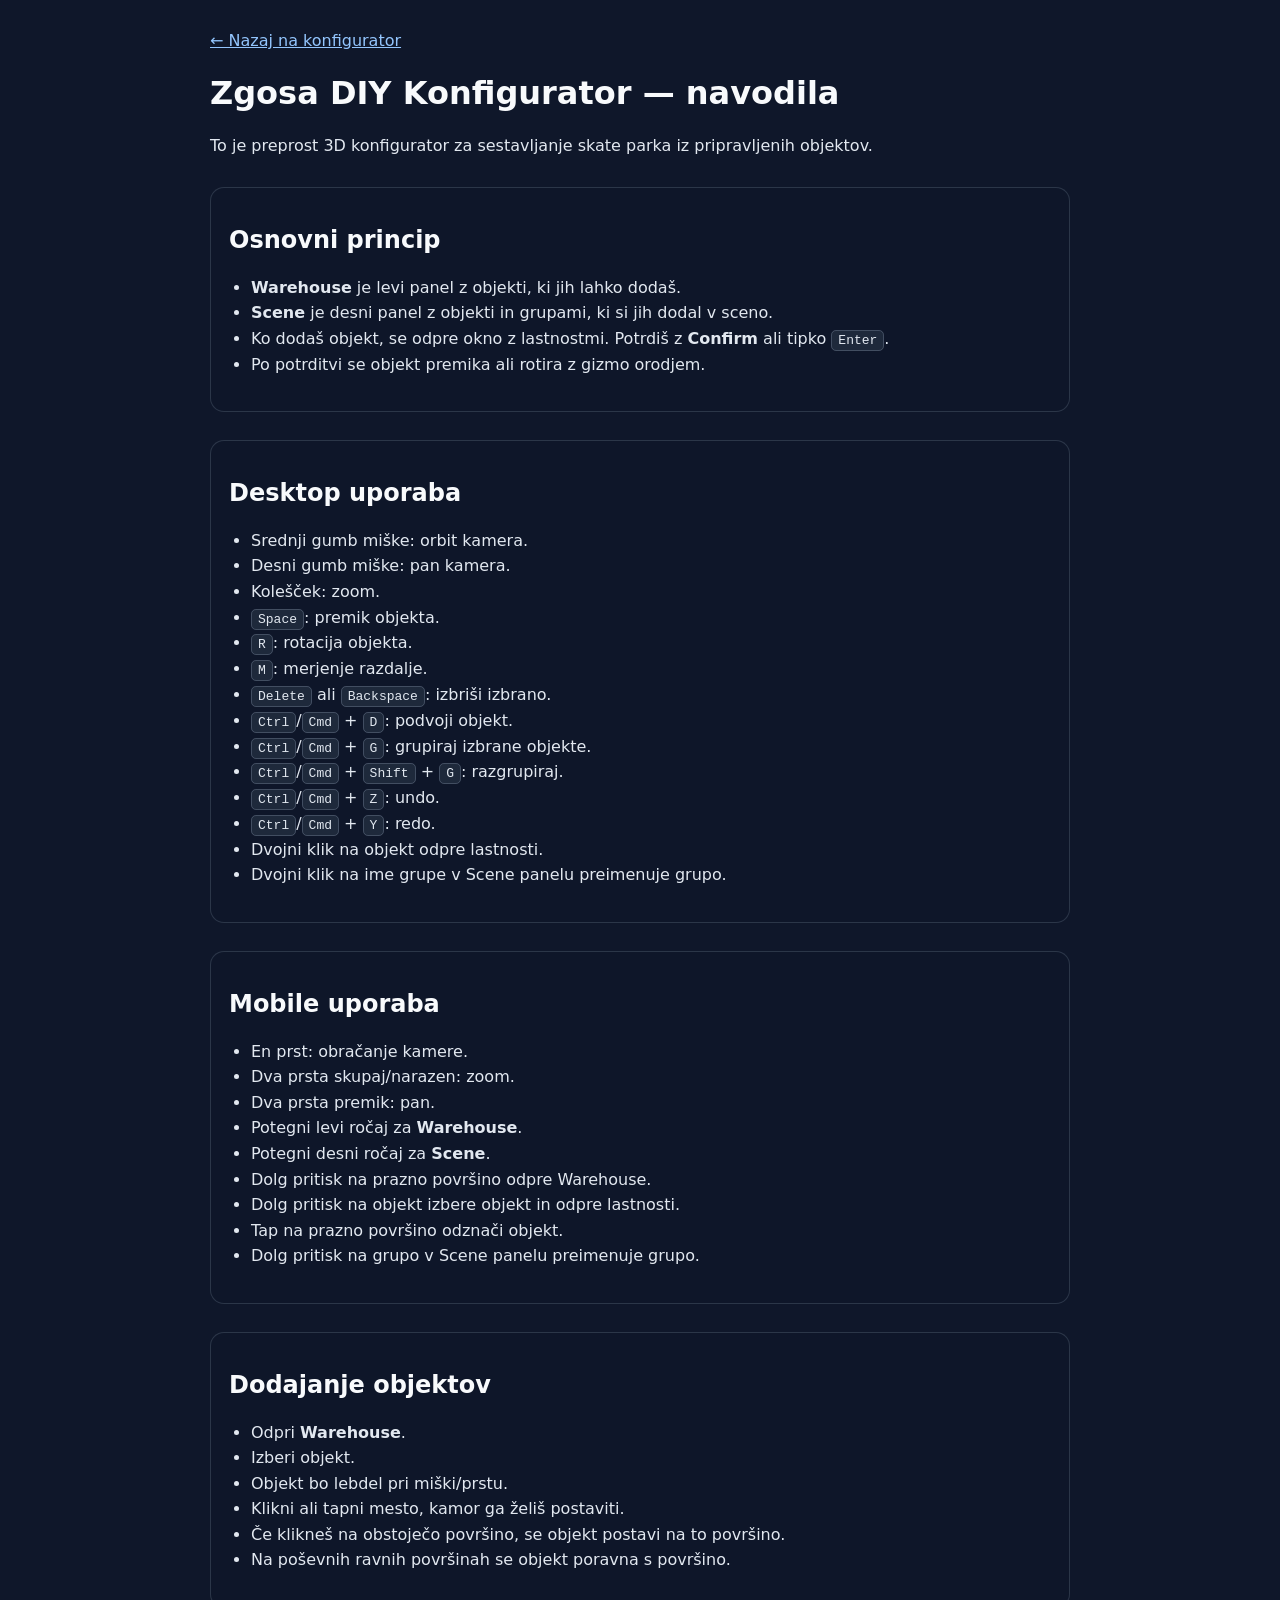
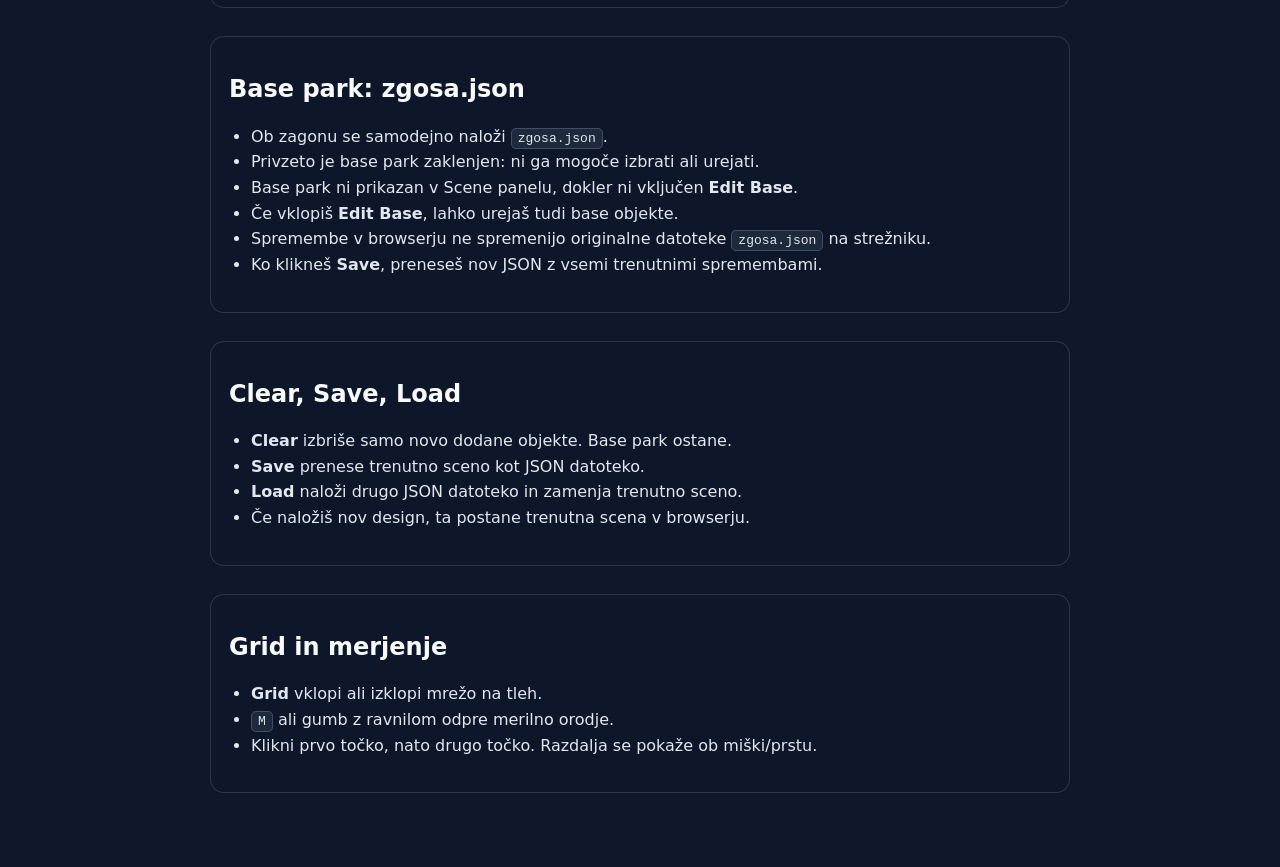
<file: tutorial/index.html>
<!doctype html>
<html lang="sl">
  <head>
    <meta charset="UTF-8" />
    <meta name="viewport" content="width=device-width, initial-scale=1.0" />
    <title>Navodila · Zgosa DIY Konfigurator</title>
    <style>
      :root { color-scheme: dark; font-family: Inter, system-ui, sans-serif; background: #0f172a; color: #e2e8f0; }
      body { margin: 0; line-height: 1.6; }
      main { max-width: 860px; margin: 0 auto; padding: 28px 18px 48px; }
      h1, h2 { color: #f8fafc; line-height: 1.2; }
      h1 { margin-top: 0; }
      a { color: #93c5fd; }
      section { margin: 28px 0; padding: 18px; border: 1px solid rgba(148, 163, 184, 0.22); border-radius: 14px; background: rgba(15, 23, 42, 0.72); }
      code, kbd { padding: 2px 6px; border: 1px solid rgba(148, 163, 184, 0.3); border-radius: 5px; background: #1e293b; color: #e2e8f0; }
      ul { padding-left: 22px; }
      .back { display: inline-block; margin-bottom: 20px; }
    </style>
  </head>
  <body>
    <main>
      <a class="back" href="/">← Nazaj na konfigurator</a>
      <h1>Zgosa DIY Konfigurator — navodila</h1>
      <p>To je preprost 3D konfigurator za sestavljanje skate parka iz pripravljenih objektov.</p>

      <section>
        <h2>Osnovni princip</h2>
        <ul>
          <li><strong>Warehouse</strong> je levi panel z objekti, ki jih lahko dodaš.</li>
          <li><strong>Scene</strong> je desni panel z objekti in grupami, ki si jih dodal v sceno.</li>
          <li>Ko dodaš objekt, se odpre okno z lastnostmi. Potrdiš z <strong>Confirm</strong> ali tipko <kbd>Enter</kbd>.</li>
          <li>Po potrditvi se objekt premika ali rotira z gizmo orodjem.</li>
        </ul>
      </section>

      <section>
        <h2>Desktop uporaba</h2>
        <ul>
          <li>Srednji gumb miške: orbit kamera.</li>
          <li>Desni gumb miške: pan kamera.</li>
          <li>Kolešček: zoom.</li>
          <li><kbd>Space</kbd>: premik objekta.</li>
          <li><kbd>R</kbd>: rotacija objekta.</li>
          <li><kbd>M</kbd>: merjenje razdalje.</li>
          <li><kbd>Delete</kbd> ali <kbd>Backspace</kbd>: izbriši izbrano.</li>
          <li><kbd>Ctrl</kbd>/<kbd>Cmd</kbd> + <kbd>D</kbd>: podvoji objekt.</li>
          <li><kbd>Ctrl</kbd>/<kbd>Cmd</kbd> + <kbd>G</kbd>: grupiraj izbrane objekte.</li>
          <li><kbd>Ctrl</kbd>/<kbd>Cmd</kbd> + <kbd>Shift</kbd> + <kbd>G</kbd>: razgrupiraj.</li>
          <li><kbd>Ctrl</kbd>/<kbd>Cmd</kbd> + <kbd>Z</kbd>: undo.</li>
          <li><kbd>Ctrl</kbd>/<kbd>Cmd</kbd> + <kbd>Y</kbd>: redo.</li>
          <li>Dvojni klik na objekt odpre lastnosti.</li>
          <li>Dvojni klik na ime grupe v Scene panelu preimenuje grupo.</li>
        </ul>
      </section>

      <section>
        <h2>Mobile uporaba</h2>
        <ul>
          <li>En prst: obračanje kamere.</li>
          <li>Dva prsta skupaj/narazen: zoom.</li>
          <li>Dva prsta premik: pan.</li>
          <li>Potegni levi ročaj za <strong>Warehouse</strong>.</li>
          <li>Potegni desni ročaj za <strong>Scene</strong>.</li>
          <li>Dolg pritisk na prazno površino odpre Warehouse.</li>
          <li>Dolg pritisk na objekt izbere objekt in odpre lastnosti.</li>
          <li>Tap na prazno površino odznači objekt.</li>
          <li>Dolg pritisk na grupo v Scene panelu preimenuje grupo.</li>
        </ul>
      </section>

      <section>
        <h2>Dodajanje objektov</h2>
        <ul>
          <li>Odpri <strong>Warehouse</strong>.</li>
          <li>Izberi objekt.</li>
          <li>Objekt bo lebdel pri miški/prstu.</li>
          <li>Klikni ali tapni mesto, kamor ga želiš postaviti.</li>
          <li>Če klikneš na obstoječo površino, se objekt postavi na to površino.</li>
          <li>Na poševnih ravnih površinah se objekt poravna s površino.</li>
        </ul>
      </section>

      <section>
        <h2>Base park: zgosa.json</h2>
        <ul>
          <li>Ob zagonu se samodejno naloži <code>zgosa.json</code>.</li>
          <li>Privzeto je base park zaklenjen: ni ga mogoče izbrati ali urejati.</li>
          <li>Base park ni prikazan v Scene panelu, dokler ni vključen <strong>Edit Base</strong>.</li>
          <li>Če vklopiš <strong>Edit Base</strong>, lahko urejaš tudi base objekte.</li>
          <li>Spremembe v browserju ne spremenijo originalne datoteke <code>zgosa.json</code> na strežniku.</li>
          <li>Ko klikneš <strong>Save</strong>, preneseš nov JSON z vsemi trenutnimi spremembami.</li>
        </ul>
      </section>

      <section>
        <h2>Clear, Save, Load</h2>
        <ul>
          <li><strong>Clear</strong> izbriše samo novo dodane objekte. Base park ostane.</li>
          <li><strong>Save</strong> prenese trenutno sceno kot JSON datoteko.</li>
          <li><strong>Load</strong> naloži drugo JSON datoteko in zamenja trenutno sceno.</li>
          <li>Če naložiš nov design, ta postane trenutna scena v browserju.</li>
        </ul>
      </section>

      <section>
        <h2>Grid in merjenje</h2>
        <ul>
          <li><strong>Grid</strong> vklopi ali izklopi mrežo na tleh.</li>
          <li><kbd>M</kbd> ali gumb z ravnilom odpre merilno orodje.</li>
          <li>Klikni prvo točko, nato drugo točko. Razdalja se pokaže ob miški/prstu.</li>
        </ul>
      </section>
    </main>
  </body>
</html>
</file>
